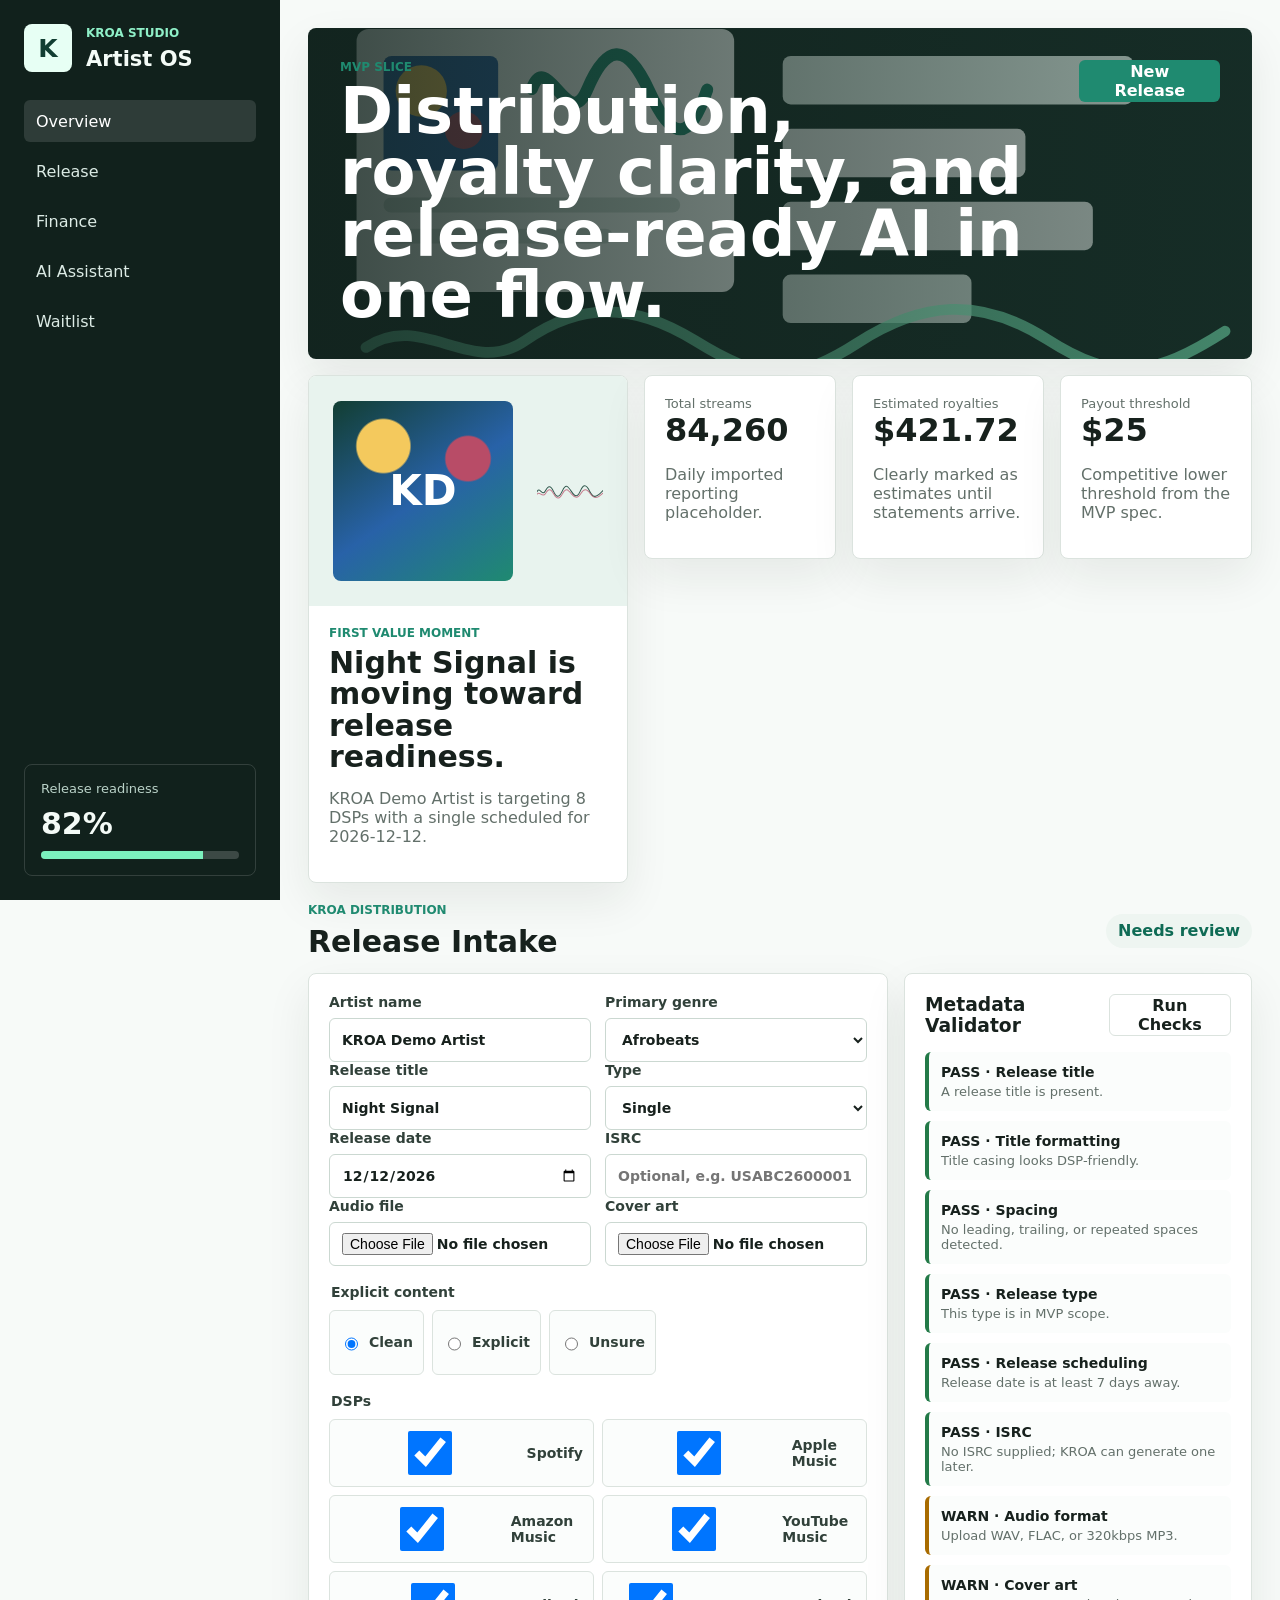
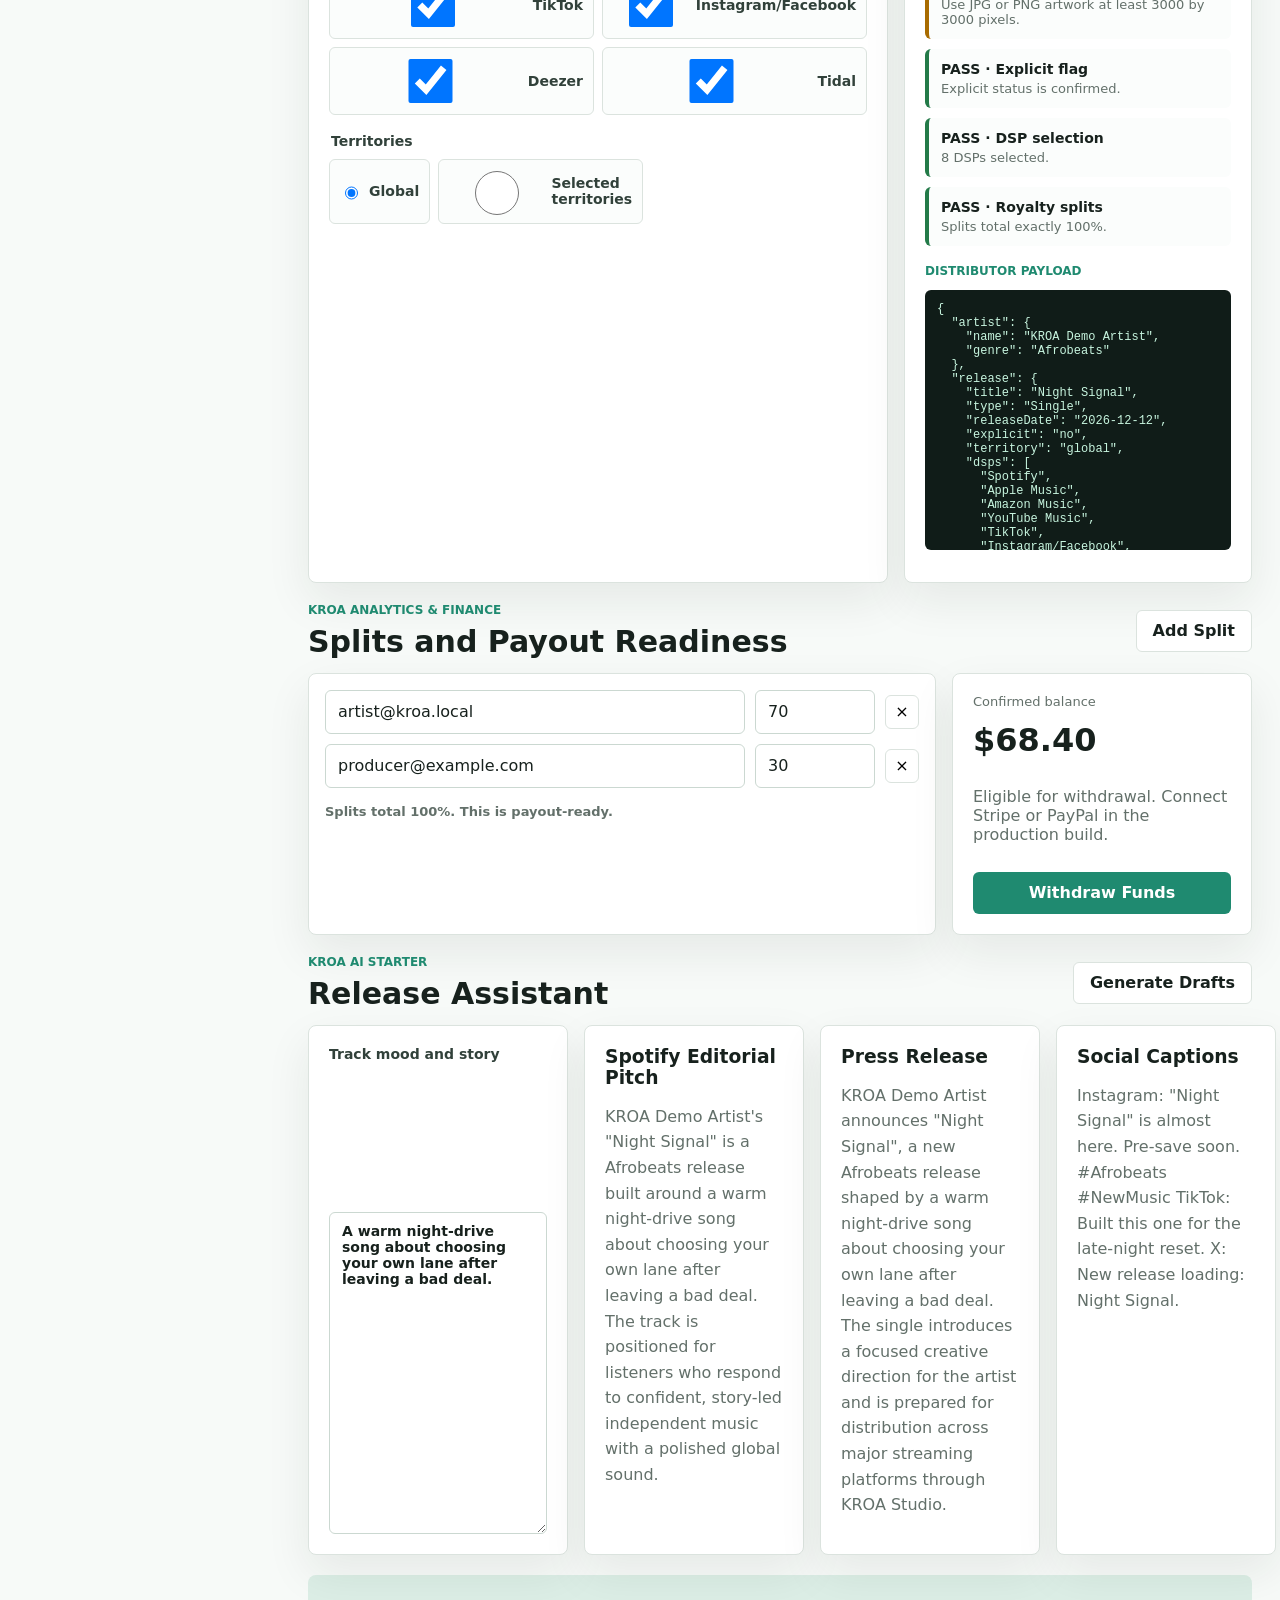
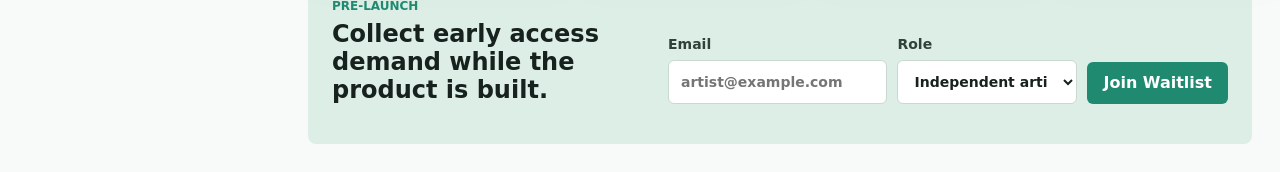
<file: mvp-prototype/index.html>
<!doctype html>
<html lang="en">
  <head>
    <meta charset="utf-8" />
    <meta name="viewport" content="width=device-width, initial-scale=1" />
    <title>KROA Studio MVP Console</title>
    <link rel="stylesheet" href="styles.css" />
  </head>
  <body>
    <div class="app-shell">
      <aside class="sidebar" aria-label="KROA Studio navigation">
        <div class="brand-block">
          <div class="brand-mark" aria-hidden="true">K</div>
          <div>
            <p class="eyebrow">KROA Studio</p>
            <h1>Artist OS</h1>
          </div>
        </div>

        <nav class="nav-list" aria-label="Sections">
          <a href="#overview" class="nav-link active">Overview</a>
          <a href="#release" class="nav-link">Release</a>
          <a href="#finance" class="nav-link">Finance</a>
          <a href="#assistant" class="nav-link">AI Assistant</a>
          <a href="#waitlist" class="nav-link">Waitlist</a>
        </nav>

        <div class="sidebar-stat">
          <span>Release readiness</span>
          <strong id="readinessScore">42%</strong>
          <div class="meter" aria-hidden="true"><span id="readinessMeter"></span></div>
        </div>
      </aside>

      <main>
        <section id="overview" class="topbar">
          <div>
            <p class="eyebrow">MVP slice</p>
            <h2>Distribution, royalty clarity, and release-ready AI in one flow.</h2>
          </div>
          <button class="primary-action" id="jumpToRelease" type="button">New Release</button>
        </section>

        <section class="grid overview-grid" aria-label="Product overview">
          <article class="panel hero-panel">
            <div class="wave-art" aria-label="Stylized music release preview">
              <div class="cover-preview">
                <span id="coverInitials">KS</span>
              </div>
              <svg viewBox="0 0 520 160" role="img" aria-label="Audio waveform preview">
                <path d="M0 84 C22 42 40 123 64 80 S105 28 130 82 S174 134 201 76 S244 42 272 84 S318 132 342 78 S386 24 416 82 S470 130 520 76" />
                <path d="M0 104 C20 75 42 136 66 100 S104 55 132 102 S176 143 203 96 S244 70 273 104 S320 138 346 98 S391 62 420 100 S470 144 520 96" />
              </svg>
            </div>
            <div class="hero-copy">
              <p class="eyebrow">First value moment</p>
              <h3 id="overviewTitle">Schedule a clean release in under 10 minutes.</h3>
              <p id="overviewText">Fill the release form and KROA will flag metadata, timing, and split issues before they reach a distributor.</p>
            </div>
          </article>

          <article class="panel metric-panel">
            <span>Total streams</span>
            <strong>84,260</strong>
            <p>Daily imported reporting placeholder.</p>
          </article>
          <article class="panel metric-panel">
            <span>Estimated royalties</span>
            <strong>$421.72</strong>
            <p>Clearly marked as estimates until statements arrive.</p>
          </article>
          <article class="panel metric-panel">
            <span>Payout threshold</span>
            <strong>$25</strong>
            <p>Competitive lower threshold from the MVP spec.</p>
          </article>
        </section>

        <section id="release" class="section-band">
          <div class="section-heading">
            <div>
              <p class="eyebrow">KROA Distribution</p>
              <h2>Release Intake</h2>
            </div>
            <span class="status-pill" id="submissionStatus">Draft</span>
          </div>

          <div class="release-layout">
            <form class="panel form-panel" id="releaseForm">
              <div class="field-row">
                <label>
                  Artist name
                  <input id="artistName" name="artistName" value="KROA Demo Artist" autocomplete="organization" />
                </label>
                <label>
                  Primary genre
                  <select id="genre" name="genre">
                    <option>Afrobeats</option>
                    <option>Alternative</option>
                    <option>Electronic</option>
                    <option>Hip-Hop</option>
                    <option>Pop</option>
                    <option>R&B</option>
                  </select>
                </label>
              </div>

              <div class="field-row">
                <label>
                  Release title
                  <input id="releaseTitle" name="releaseTitle" value="Night Signal" />
                </label>
                <label>
                  Type
                  <select id="releaseType" name="releaseType">
                    <option>Single</option>
                    <option>EP</option>
                    <option disabled>Album (Phase 2)</option>
                  </select>
                </label>
              </div>

              <div class="field-row">
                <label>
                  Release date
                  <input id="releaseDate" name="releaseDate" type="date" />
                </label>
                <label>
                  ISRC
                  <input id="isrc" name="isrc" placeholder="Optional, e.g. USABC2600001" />
                </label>
              </div>

              <div class="field-row">
                <label>
                  Audio file
                  <input id="audioFile" name="audioFile" type="file" accept=".wav,.flac,.mp3,audio/wav,audio/flac,audio/mpeg" />
                </label>
                <label>
                  Cover art
                  <input id="coverArt" name="coverArt" type="file" accept="image/png,image/jpeg" />
                </label>
              </div>

              <fieldset>
                <legend>Explicit content</legend>
                <div class="segmented">
                  <label><input type="radio" name="explicit" value="no" checked /> Clean</label>
                  <label><input type="radio" name="explicit" value="yes" /> Explicit</label>
                  <label><input type="radio" name="explicit" value="unknown" /> Unsure</label>
                </div>
              </fieldset>

              <fieldset>
                <legend>DSPs</legend>
                <div class="checkbox-grid" id="dspList">
                  <label><input type="checkbox" value="Spotify" checked /> Spotify</label>
                  <label><input type="checkbox" value="Apple Music" checked /> Apple Music</label>
                  <label><input type="checkbox" value="Amazon Music" checked /> Amazon Music</label>
                  <label><input type="checkbox" value="YouTube Music" checked /> YouTube Music</label>
                  <label><input type="checkbox" value="TikTok" checked /> TikTok</label>
                  <label><input type="checkbox" value="Instagram/Facebook" checked /> Instagram/Facebook</label>
                  <label><input type="checkbox" value="Deezer" checked /> Deezer</label>
                  <label><input type="checkbox" value="Tidal" checked /> Tidal</label>
                </div>
              </fieldset>

              <fieldset>
                <legend>Territories</legend>
                <div class="segmented">
                  <label><input type="radio" name="territory" value="global" checked /> Global</label>
                  <label><input type="radio" name="territory" value="selected" /> Selected territories</label>
                </div>
              </fieldset>
            </form>

            <aside class="panel validation-panel">
              <div class="panel-heading">
                <h3>Metadata Validator</h3>
                <button class="secondary-action" id="validateRelease" type="button">Run Checks</button>
              </div>
              <ul id="validationList" class="validation-list" aria-live="polite"></ul>
              <div class="payload-preview">
                <p class="eyebrow">Distributor payload</p>
                <pre id="payloadPreview"></pre>
              </div>
            </aside>
          </div>
        </section>

        <section id="finance" class="section-band">
          <div class="section-heading">
            <div>
              <p class="eyebrow">KROA Analytics & Finance</p>
              <h2>Splits and Payout Readiness</h2>
            </div>
            <button class="secondary-action" id="addSplit" type="button">Add Split</button>
          </div>

          <div class="finance-layout">
            <div class="panel">
              <div class="split-table" id="splitTable"></div>
              <div class="split-total" id="splitTotal"></div>
            </div>
            <div class="panel payout-card">
              <span>Confirmed balance</span>
              <strong>$68.40</strong>
              <p id="payoutMessage">Eligible for withdrawal. Connect Stripe or PayPal in the production build.</p>
              <button class="primary-action" type="button">Withdraw Funds</button>
            </div>
          </div>
        </section>

        <section id="assistant" class="section-band">
          <div class="section-heading">
            <div>
              <p class="eyebrow">KROA AI Starter</p>
              <h2>Release Assistant</h2>
            </div>
            <button class="secondary-action" id="generateDrafts" type="button">Generate Drafts</button>
          </div>

          <div class="assistant-grid">
            <label class="panel prompt-panel">
              Track mood and story
              <textarea id="releaseStory">A warm night-drive song about choosing your own lane after leaving a bad deal.</textarea>
            </label>
            <article class="panel output-panel">
              <h3>Spotify Editorial Pitch</h3>
              <p id="pitchOutput"></p>
            </article>
            <article class="panel output-panel">
              <h3>Press Release</h3>
              <p id="pressOutput"></p>
            </article>
            <article class="panel output-panel">
              <h3>Social Captions</h3>
              <p id="captionOutput"></p>
            </article>
          </div>
        </section>

        <section id="waitlist" class="section-band waitlist-band">
          <div>
            <p class="eyebrow">Pre-launch</p>
            <h2>Collect early access demand while the product is built.</h2>
          </div>
          <form class="waitlist-form" id="waitlistForm">
            <label>
              Email
              <input id="waitlistEmail" type="email" placeholder="artist@example.com" required />
            </label>
            <label>
              Role
              <select id="waitlistRole">
                <option>Independent artist</option>
                <option>Producer</option>
                <option>Small label</option>
                <option>Manager</option>
              </select>
            </label>
            <button class="primary-action" type="submit">Join Waitlist</button>
          </form>
          <p id="waitlistMessage" class="form-message" aria-live="polite"></p>
        </section>
      </main>
    </div>

    <script src="app.js"></script>
  </body>
</html>
</file>
<file: mvp-prototype/styles.css>
:root {
  color-scheme: light;
  --ink: #17211d;
  --muted: #63706a;
  --line: #dbe3de;
  --surface: #f7faf8;
  --panel: #ffffff;
  --accent: #1f8a70;
  --accent-strong: #0f6b55;
  --warn: #a86b00;
  --danger: #b83232;
  --pass: #237a48;
  --blue: #2862a8;
  --rose: #b84c67;
  --shadow: 0 18px 45px rgba(23, 33, 29, 0.08);
  font-family: Inter, ui-sans-serif, system-ui, -apple-system, BlinkMacSystemFont, "Segoe UI", sans-serif;
}

* {
  box-sizing: border-box;
}

html {
  scroll-behavior: smooth;
}

body {
  margin: 0;
  background: var(--surface);
  color: var(--ink);
}

button,
input,
select,
textarea {
  font: inherit;
}

.app-shell {
  display: grid;
  grid-template-columns: 280px minmax(0, 1fr);
  min-height: 100vh;
}

.sidebar {
  position: sticky;
  top: 0;
  height: 100vh;
  padding: 24px;
  display: flex;
  flex-direction: column;
  gap: 28px;
  background: #11211c;
  color: #f4fbf7;
}

.brand-block {
  display: flex;
  align-items: center;
  gap: 14px;
}

.brand-mark {
  display: grid;
  place-items: center;
  width: 48px;
  height: 48px;
  border-radius: 8px;
  background: #e7fff4;
  color: #123e32;
  font-weight: 900;
  font-size: 25px;
}

.brand-block h1,
.topbar h2,
.section-heading h2,
.hero-copy h3,
.waitlist-band h2 {
  margin: 0;
  letter-spacing: 0;
}

.brand-block h1 {
  font-size: 21px;
}

.eyebrow {
  margin: 0 0 7px;
  color: var(--accent);
  font-size: 12px;
  font-weight: 800;
  text-transform: uppercase;
}

.sidebar .eyebrow {
  color: #8ff0c8;
}

.nav-list {
  display: grid;
  gap: 8px;
}

.nav-link {
  min-height: 42px;
  display: flex;
  align-items: center;
  padding: 0 12px;
  border-radius: 6px;
  color: #dcebe5;
  text-decoration: none;
}

.nav-link:hover,
.nav-link.active {
  background: rgba(255, 255, 255, 0.12);
  color: #ffffff;
}

.sidebar-stat {
  margin-top: auto;
  display: grid;
  gap: 10px;
  padding: 16px;
  border: 1px solid rgba(255, 255, 255, 0.14);
  border-radius: 8px;
}

.sidebar-stat span {
  color: #bad2c8;
  font-size: 13px;
}

.sidebar-stat strong {
  font-size: 30px;
}

.meter {
  height: 8px;
  background: rgba(255, 255, 255, 0.18);
  overflow: hidden;
  border-radius: 99px;
}

.meter span {
  display: block;
  width: 42%;
  height: 100%;
  background: #7bf0bd;
}

main {
  padding: 28px;
}

.topbar {
  min-height: 210px;
  display: flex;
  justify-content: space-between;
  align-items: flex-start;
  gap: 24px;
  padding: 32px;
  background:
    linear-gradient(90deg, rgba(17, 33, 28, 0.82), rgba(17, 33, 28, 0.32)),
    url("assets/studio-console.svg");
  background-size: cover;
  background-position: center;
  color: white;
  border-radius: 8px;
  box-shadow: var(--shadow);
}

.topbar h2 {
  max-width: 760px;
  font-size: clamp(32px, 5vw, 68px);
  line-height: 0.96;
}

.grid {
  display: grid;
  gap: 16px;
}

.overview-grid {
  grid-template-columns: minmax(320px, 1.6fr) repeat(3, minmax(160px, 1fr));
  margin-top: 16px;
}

.panel {
  background: var(--panel);
  border: 1px solid var(--line);
  border-radius: 8px;
  box-shadow: var(--shadow);
}

.hero-panel {
  grid-row: span 2;
  overflow: hidden;
}

.wave-art {
  min-height: 230px;
  display: grid;
  grid-template-columns: 180px 1fr;
  align-items: center;
  gap: 24px;
  padding: 24px;
  background: #e8f3ee;
}

.cover-preview {
  aspect-ratio: 1;
  display: grid;
  place-items: center;
  border-radius: 8px;
  background:
    radial-gradient(circle at 28% 25%, #f4c95d 0 14%, transparent 15%),
    radial-gradient(circle at 75% 32%, #b84c67 0 12%, transparent 13%),
    linear-gradient(145deg, #123e32, #2862a8 52%, #1f8a70);
  color: white;
  font-size: 42px;
  font-weight: 900;
}

.wave-art svg {
  width: 100%;
  min-width: 0;
}

.wave-art path {
  fill: none;
  stroke: #123e32;
  stroke-width: 8;
  stroke-linecap: round;
  opacity: 0.85;
}

.wave-art path + path {
  stroke: var(--rose);
  opacity: 0.7;
}

.hero-copy,
.metric-panel,
.form-panel,
.validation-panel,
.payout-card,
.prompt-panel,
.output-panel {
  padding: 20px;
}

.hero-copy h3 {
  font-size: 30px;
  line-height: 1.05;
}

.hero-copy p:last-child,
.metric-panel p,
.payout-card p {
  color: var(--muted);
}

.metric-panel {
  display: grid;
  align-content: space-between;
  min-height: 160px;
}

.metric-panel span,
.payout-card span {
  color: var(--muted);
  font-size: 13px;
}

.metric-panel strong,
.payout-card strong {
  font-size: 32px;
}

.section-band {
  margin-top: 20px;
}

.section-heading {
  display: flex;
  justify-content: space-between;
  align-items: center;
  gap: 16px;
  margin: 0 0 14px;
}

.section-heading h2 {
  font-size: 30px;
}

.release-layout,
.finance-layout,
.assistant-grid {
  display: grid;
  gap: 16px;
}

.release-layout {
  grid-template-columns: minmax(0, 1.25fr) minmax(320px, 0.75fr);
}

.field-row {
  display: grid;
  grid-template-columns: repeat(2, minmax(0, 1fr));
  gap: 14px;
}

label,
fieldset {
  display: grid;
  gap: 8px;
  color: #31413a;
  font-size: 14px;
  font-weight: 700;
}

fieldset {
  margin: 18px 0 0;
  padding: 0;
  border: 0;
}

legend {
  margin-bottom: 10px;
  font-weight: 800;
}

input,
select,
textarea {
  width: 100%;
  min-height: 44px;
  border: 1px solid #cbd8d1;
  border-radius: 6px;
  padding: 10px 12px;
  color: var(--ink);
  background: white;
}

textarea {
  min-height: 180px;
  resize: vertical;
}

.segmented,
.checkbox-grid {
  display: flex;
  flex-wrap: wrap;
  gap: 8px;
}

.segmented label,
.checkbox-grid label {
  min-height: 38px;
  display: flex;
  align-items: center;
  gap: 8px;
  padding: 8px 10px;
  border: 1px solid var(--line);
  border-radius: 6px;
  background: #fbfdfc;
}

.checkbox-grid {
  display: grid;
  grid-template-columns: repeat(2, minmax(0, 1fr));
}

.primary-action,
.secondary-action {
  min-height: 42px;
  border: 0;
  border-radius: 6px;
  padding: 0 16px;
  font-weight: 800;
  cursor: pointer;
}

.primary-action {
  background: var(--accent);
  color: white;
}

.primary-action:hover {
  background: var(--accent-strong);
}

.secondary-action {
  border: 1px solid var(--line);
  background: white;
  color: var(--ink);
}

.status-pill {
  display: inline-flex;
  align-items: center;
  min-height: 34px;
  padding: 0 12px;
  border-radius: 99px;
  background: #eef5f1;
  color: var(--accent-strong);
  font-weight: 800;
}

.panel-heading {
  display: flex;
  align-items: center;
  justify-content: space-between;
  gap: 12px;
}

.panel-heading h3,
.output-panel h3 {
  margin: 0;
}

.validation-list {
  display: grid;
  gap: 10px;
  padding: 0;
  list-style: none;
}

.validation-list li {
  display: grid;
  gap: 4px;
  padding: 12px;
  border-left: 4px solid var(--line);
  background: #fbfdfc;
  border-radius: 6px;
}

.validation-list .pass {
  border-color: var(--pass);
}

.validation-list .warn {
  border-color: var(--warn);
}

.validation-list .error {
  border-color: var(--danger);
}

.validation-list strong {
  font-size: 14px;
}

.validation-list span,
.split-total,
.form-message {
  color: var(--muted);
  font-size: 13px;
}

.payload-preview {
  margin-top: 18px;
}

pre {
  max-height: 260px;
  overflow: auto;
  padding: 12px;
  background: #101c18;
  color: #c7f5df;
  border-radius: 6px;
  font-size: 12px;
}

.finance-layout {
  grid-template-columns: minmax(0, 1fr) 300px;
}

.split-table {
  display: grid;
  gap: 10px;
  padding: 16px;
}

.split-row {
  display: grid;
  grid-template-columns: minmax(0, 1fr) 120px 34px;
  gap: 10px;
  align-items: center;
}

.icon-button {
  width: 34px;
  height: 34px;
  border: 1px solid var(--line);
  border-radius: 6px;
  background: white;
  cursor: pointer;
}

.split-total {
  padding: 0 16px 16px;
  font-weight: 800;
}

.payout-card {
  display: grid;
  align-content: start;
  gap: 12px;
}

.assistant-grid {
  grid-template-columns: minmax(260px, 0.8fr) repeat(3, minmax(220px, 1fr));
}

.output-panel p {
  color: var(--muted);
  line-height: 1.6;
}

.waitlist-band {
  display: grid;
  grid-template-columns: 1fr minmax(320px, 560px);
  gap: 16px;
  align-items: end;
  padding: 24px;
  background: #dceee6;
  border-radius: 8px;
}

.waitlist-form {
  display: grid;
  grid-template-columns: minmax(0, 1fr) 180px auto;
  gap: 10px;
  align-items: end;
}

.form-message {
  grid-column: 2;
  margin: 0;
}

@media (max-width: 1120px) {
  .overview-grid,
  .release-layout,
  .finance-layout,
  .assistant-grid,
  .waitlist-band {
    grid-template-columns: 1fr;
  }

  .hero-panel {
    grid-row: auto;
  }

  .waitlist-form {
    grid-template-columns: 1fr;
  }

  .form-message {
    grid-column: auto;
  }
}

@media (max-width: 760px) {
  .app-shell {
    grid-template-columns: 1fr;
  }

  .sidebar {
    position: relative;
    height: auto;
  }

  main {
    padding: 16px;
  }

  .topbar {
    min-height: 280px;
    flex-direction: column;
  }

  .wave-art,
  .field-row,
  .checkbox-grid,
  .split-row {
    grid-template-columns: 1fr;
  }

  .section-heading {
    align-items: flex-start;
    flex-direction: column;
  }
}
</file>
